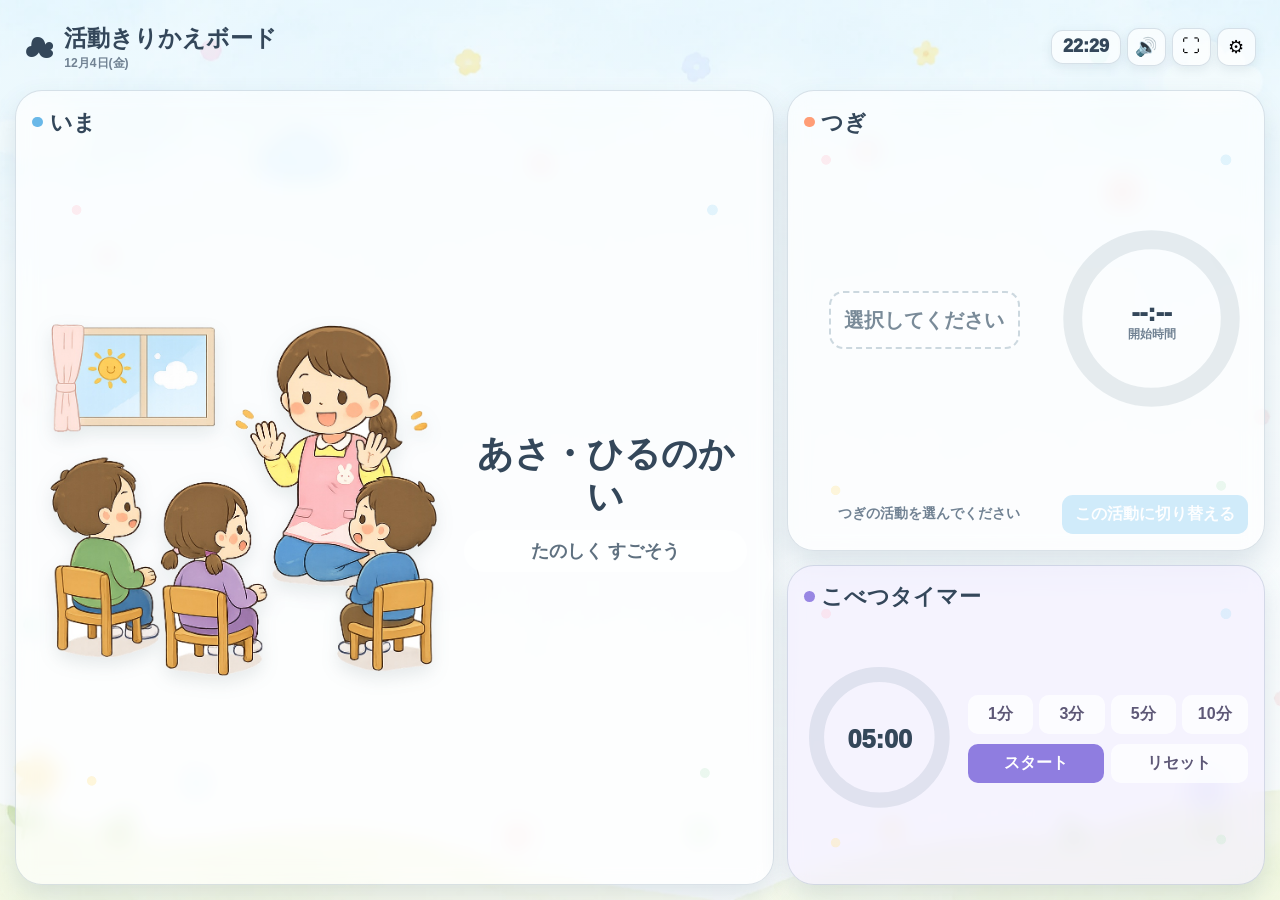
<file: index.html>
<!doctype html>
<html lang="ja">
<head>
<meta charset="utf-8">
<meta name="viewport" content="width=device-width,initial-scale=1,viewport-fit=cover">
<meta name="theme-color" content="#dff4ff">
<title>活動きりかえボード V9.3.2</title>
<link rel="stylesheet" href="styles-v9.3.2.css?v=9.3.2">
</head>
<body>
<div class="app">
<header class="topbar">
  <div class="brand"><span>☁</span><div><h1>活動きりかえボード</h1><p id="todayLabel">--月--日</p></div></div>
  <div class="actions">
    <div class="clock" id="clockText">--:--</div>
    <button id="soundBtn" type="button" aria-label="音を確認">🔊</button>
    <button id="fullscreenBtn" type="button" aria-label="全画面表示">⛶</button>
    <button id="settingsBtn" type="button" aria-label="設定">⚙</button>
  </div>
</header>

<main id="board" class="board">
  <section class="card current-card">
    <div class="title"><span class="dot blue"></span><h2>いま</h2></div>
    <div class="current-body">
      <button id="currentActivityButton" class="activity-button current-activity-button" type="button" aria-label="いまの活動を変更">
        <img id="currentImg" class="current-img" alt="">
        <span class="edit-hint">変更</span>
      </button>
      <div class="current-info">
        <div id="currentName" class="current-name"></div>
        <div id="message" class="message">たのしく すごそう</div>
      </div>
    </div>
  </section>

  <section class="card next-card">
    <div class="title"><span class="dot orange"></span><h2>つぎ</h2></div>
    <div class="next-body">
      <button id="nextActivityButton" class="activity-button next-activity" type="button" aria-label="つぎの活動と時間を設定">
        <img id="nextImg" class="next-img" alt="" hidden>
        <div id="nextPlaceholder" class="next-placeholder">選択してください</div>
        <div id="nextName" class="next-name"></div>
        <span class="edit-hint">設定</span>
      </button>
      <div class="visual-timer">
        <svg viewBox="0 0 120 120" aria-hidden="true">
          <circle class="track" cx="60" cy="60" r="50"/>
          <circle id="mainProgress" class="progress" cx="60" cy="60" r="50"/>
        </svg>
        <div class="timer-center"><div id="mainText">--:--</div><small id="mainSub">開始時間</small></div>
      </div>
    </div>
    <div class="next-footer">
      <div id="countTitle" class="count-title">つぎの活動を選んでください</div>
      <button id="manualTransitionBtn" class="manual-transition" type="button" disabled>この活動に切り替える</button>
    </div>
  </section>

  <section class="card personal-card">
    <div class="title"><span class="dot purple"></span><h2>こべつタイマー</h2></div>
    <div class="personal-body">
      <div class="personal-timer">
        <svg viewBox="0 0 120 120" aria-hidden="true">
          <circle class="track" cx="60" cy="60" r="50"/>
          <circle id="personalProgress" class="personal-progress" cx="60" cy="60" r="50"/>
        </svg>
        <div id="personalText" class="personal-text">05:00</div>
      </div>
      <div class="personal-controls">
        <div class="presets">
          <button data-minutes="1" type="button">1分</button>
          <button data-minutes="3" type="button">3分</button>
          <button data-minutes="5" type="button">5分</button>
          <button data-minutes="10" type="button">10分</button>
        </div>
        <div class="controls">
          <button id="personalStart" class="primary" type="button">スタート</button>
          <button id="personalReset" type="button">リセット</button>
        </div>
      </div>
    </div>
  </section>
</main>
</div>

<div id="transitionOverlay" class="overlay" hidden>
  <div class="overlay-card">
    <div class="overlay-title">つぎの じかんです</div>
    <img id="overlayImg" alt="">
    <div id="overlayName" class="overlay-name"></div>
  </div>
</div>

<dialog id="currentDialog">
<form id="currentForm" method="dialog">
  <div class="dialog-head"><h2>いまの活動</h2><button id="closeCurrentDialog" type="button">×</button></div>
  <label>活動を選ぶ<select id="quickCurrentSelect"></select></label>
  <button class="save" type="submit">変更する</button>
</form>
</dialog>

<dialog id="nextDialog">
<form id="nextForm" method="dialog">
  <div class="dialog-head"><h2>つぎの活動</h2><button id="closeNextDialog" type="button">×</button></div>
  <label>活動を選ぶ<select id="quickNextSelect"></select></label>
  <label>開始時間（未選択でも可）<input id="quickNextStart" type="time"></label>
  <button class="save" type="submit">設定する</button>
</form>
</dialog>

<dialog id="settingsDialog">
<form id="settingsForm" method="dialog">
  <div class="dialog-head"><h2>せってい</h2><button id="closeSettings" type="button">×</button></div>
  <label>いまの活動<select id="currentSelect"></select></label>
  <label>つぎの活動<select id="nextSelect"></select></label>
  <label>つぎの開始時間（未選択でも可）<input id="nextStart" type="time"></label>
  <label>お知らせ<select id="warningMinutes"><option value="1">1分前</option><option value="3">3分前</option><option value="5">5分前</option><option value="10">10分前</option></select></label>
  <label>音量<input id="volume" type="range" min="0" max="100"></label>
  <div class="sound-test"><span>活動切り替え音</span><button id="testSound" type="button">🔊 テスト再生</button></div>
  <div class="sound-test"><span>個別アラーム音</span><button id="testPersonalSound" type="button">🔊 テスト再生</button></div>
  <button class="save" type="submit">保存する</button>
</form>
</dialog>
<script src="app-v9.3.2.js?v=9.3.2"></script>
</body>
</html>
</file>
<file: styles-v9.3.2.css>
:root{--ink:#34475a;--line:rgba(90,125,150,.22);--shadow:0 1.4vmin 3vmin rgba(70,105,130,.16)}
*{box-sizing:border-box}html,body{margin:0;min-height:100%;font-family:-apple-system,BlinkMacSystemFont,"Yu Gothic",sans-serif;color:var(--ink)}
body{min-height:100svh;background:linear-gradient(rgba(225,246,255,.42),rgba(248,252,255,.48)),url("background.webp?v=9.0.0") center/cover fixed;overflow:hidden}
button,input,select{font:inherit}button{cursor:pointer}.app{min-height:100svh;padding:1.7vmin;display:grid;grid-template-rows:auto 1fr;gap:1.3vmin}
.topbar{display:flex;align-items:center;justify-content:space-between;padding:.7vmin 1vmin}.brand{display:flex;align-items:center;gap:1vmin}.brand>span{font-size:3.4vmin}.brand h1{margin:0;font-size:2.6vmin}.brand p{margin:.2vmin 0 0;font-size:1.35vmin;font-weight:700;color:#718293}
.actions{display:flex;align-items:center;gap:.7vmin}.actions button,.clock{border:1px solid var(--line);background:rgba(255,255,255,.65);border-radius:1.3vmin;box-shadow:0 .4vmin 1.2vmin rgba(60,90,110,.1)}.actions button{width:4.3vmin;height:4.3vmin;font-size:2vmin}.clock{padding:.65vmin 1.2vmin;font-size:2vmin;font-weight:950}
.board{min-height:0;display:grid;grid-template-columns:minmax(0,1.35fr) minmax(0,.85fr);grid-template-rows:minmax(0,1.18fr) minmax(0,.82fr);grid-template-areas:"current next" "current personal";gap:1.5vmin;transition:grid-template-columns .65s ease}
.board.attention-mode{grid-template-areas:"next current" "next personal"}
.current-card{grid-area:current}.next-card{grid-area:next}.personal-card{grid-area:personal}
.card{position:relative;min-height:0;border:1px solid var(--line);border-radius:3vmin;box-shadow:var(--shadow);backdrop-filter:blur(10px);overflow:hidden;transition:transform .55s ease,background .55s ease}
.card:after{content:"";position:absolute;inset:0;pointer-events:none;background:radial-gradient(circle at 8% 15%,rgba(255,205,215,.36) 0 .5vmin,transparent .58vmin),radial-gradient(circle at 92% 15%,rgba(178,224,246,.35) 0 .55vmin,transparent .64vmin),radial-gradient(circle at 10% 87%,rgba(255,225,135,.30) 0 .48vmin,transparent .57vmin),radial-gradient(circle at 91% 86%,rgba(188,232,199,.28) 0 .5vmin,transparent .59vmin)}.card>*{position:relative;z-index:1}
.current-card,.next-card{background:rgba(255,255,255,.58);padding:1.8vmin;display:grid;grid-template-rows:auto 1fr}.next-card{grid-template-rows:auto 1fr auto}.personal-card{background:rgba(242,238,255,.63);padding:1.8vmin;display:grid;grid-template-rows:auto 1fr}
.board.attention-mode .next-card{background:rgba(255,250,245,.78)}
.title{display:flex;align-items:center;gap:.7vmin}.title h2{margin:0;font-size:2.4vmin}.dot{width:1.2vmin;height:1.2vmin;border-radius:50%}.blue{background:#69b8e8}.orange{background:#ff9d76}.purple{background:#9886e3}
.current-body{min-height:0;display:grid;grid-template-columns:minmax(0,1fr) minmax(17vmin,.7fr);align-items:center;gap:2vmin;padding:1vmin}.current-info{text-align:center}.current-name{font-size:4vmin;font-weight:950;line-height:1.2}.message{margin-top:1.3vmin;padding:1vmin 1.4vmin;border-radius:999px;background:rgba(255,255,255,.64);font-size:2vmin;font-weight:850;color:#5f7180}
.activity-button{position:relative;border:0;background:transparent;padding:0;min-width:0;min-height:0;color:inherit;border-radius:2vmin}.activity-button:focus-visible{outline:.45vmin solid rgba(61,155,207,.45);outline-offset:.3vmin}.current-activity-button{width:100%;height:100%}.current-img,.next-img{width:100%;height:100%;object-fit:contain;filter:drop-shadow(0 .8vmin 1vmin rgba(60,80,90,.12))}.current-img{max-height:66vh}.edit-hint{position:absolute;right:.7vmin;bottom:.7vmin;padding:.45vmin .8vmin;border-radius:999px;background:rgba(52,71,90,.66);color:white;font-size:1.2vmin;font-weight:900;opacity:0;transition:opacity .2s ease}.activity-button:hover .edit-hint,.activity-button:focus-visible .edit-hint{opacity:1}
.next-body{min-height:0;display:grid;grid-template-columns:minmax(0,1fr) minmax(15vmin,.8fr);align-items:center;gap:1.3vmin;padding-top:1vmin}.next-activity{height:100%;display:grid;grid-template-rows:1fr auto;place-items:center;text-align:center}.next-img{max-height:27vh}.next-name{font-size:2.7vmin;font-weight:950}.next-placeholder{align-self:center;padding:1.5vmin;border:2px dashed rgba(90,125,150,.3);border-radius:1.6vmin;font-size:2.2vmin;font-weight:900;color:#7a8b99;background:rgba(255,255,255,.44)}
.visual-timer,.personal-timer{position:relative;width:100%;max-width:21vmin;aspect-ratio:1;margin:auto}.visual-timer svg,.personal-timer svg{width:100%;height:100%;transform:rotate(-90deg)}.track{fill:none;stroke:rgba(100,125,145,.15);stroke-width:12}.progress,.personal-progress{fill:none;stroke:#ff7f6e;stroke-width:12;stroke-linecap:round;stroke-dasharray:314.159;stroke-dashoffset:314.159;transition:stroke-dashoffset .35s linear}.personal-progress{stroke:#8f7de0}.timer-center,.personal-text{position:absolute;inset:0;display:grid;place-content:center;text-align:center}.timer-center div{font-size:2.7vmin;font-weight:950}.timer-center small{font-size:1.3vmin;font-weight:800;color:#718293}.count-title{text-align:center;font-size:1.5vmin;font-weight:850;color:#718293}
.personal-body{min-height:0;display:grid;grid-template-columns:minmax(13vmin,.7fr) minmax(0,1.3fr);align-items:center;gap:1.4vmin}.personal-text{font-size:2.8vmin;font-weight:950}.personal-controls{display:grid;gap:1.1vmin}.presets{display:grid;grid-template-columns:repeat(4,1fr);gap:.65vmin}.controls{display:grid;grid-template-columns:1fr 1fr;gap:.8vmin}.presets button,.controls button{border:0;border-radius:1.1vmin;padding:1vmin;font-weight:900;background:rgba(255,255,255,.74);color:#5e5877}.controls .primary{background:#8f7de0;color:white}
.board.attention-mode .next-body{grid-template-columns:minmax(0,1.2fr) minmax(18vmin,.8fr)}.board.attention-mode .next-img{max-height:62vh}.board.attention-mode .next-name{font-size:4vmin}.board.attention-mode .next-placeholder{font-size:3vmin}.board.attention-mode .current-body{grid-template-columns:1fr;grid-template-rows:minmax(0,1fr) auto;gap:.5vmin}.board.attention-mode .current-img{max-height:25vh}.board.attention-mode .current-name{font-size:2.5vmin}.board.attention-mode .message{font-size:1.45vmin;margin-top:.6vmin}.board.attention-mode .visual-timer{max-width:25vmin}.board.attention-mode .timer-center div{font-size:3.2vmin}
.overlay{position:fixed;inset:0;z-index:50;background:rgba(45,60,75,.46);display:grid;place-items:center;backdrop-filter:blur(8px)}.overlay[hidden]{display:none}.overlay-card{width:min(72vw,760px);max-height:82vh;padding:3vmin;border-radius:3vmin;background:rgba(255,255,255,.95);text-align:center;box-shadow:0 3vmin 8vmin rgba(30,50,65,.28)}.overlay-title{font-size:4vmin;font-weight:950;color:#ed6b60}.overlay-card img{width:100%;max-height:52vh;object-fit:contain}.overlay-name{font-size:4.2vmin;font-weight:950}
dialog{width:min(92vw,560px);border:0;border-radius:24px;padding:0;background:rgba(255,255,255,.97);box-shadow:0 30px 90px rgba(40,60,80,.28)}dialog::backdrop{background:rgba(40,55,70,.38);backdrop-filter:blur(5px)}form{padding:22px;display:grid;gap:14px}.dialog-head{display:flex;align-items:center;justify-content:space-between}.dialog-head h2{margin:0}.dialog-head button{border:0;background:transparent;font-size:28px}label{display:grid;gap:7px;font-weight:850}select,input[type=time]{width:100%;border:1px solid #cfdde7;border-radius:12px;padding:11px;background:#fff}.sound-test{display:flex;align-items:center;justify-content:space-between;padding:11px 13px;background:#edf7fc;border-radius:12px;font-weight:900}.sound-test button,.save{border:0;border-radius:11px;padding:10px 14px;font-weight:900;color:#fff}.sound-test button{background:#2d90ca}.save{background:#3d9bcf;font-size:17px}
@media(orientation:portrait){body{overflow:auto}.app{min-height:auto}.board,.board.attention-mode{grid-template-columns:1fr;grid-template-rows:minmax(54vh,auto) minmax(38vh,auto) minmax(30vh,auto);grid-template-areas:"current" "next" "personal"}.brand h1{font-size:4.2vw}.brand p{font-size:2.6vw}.actions button{width:8.8vw;height:8.8vw;font-size:4vw}.clock{font-size:3.6vw}.title h2{font-size:4.2vw}.current-body,.board.attention-mode .current-body{grid-template-columns:1fr;grid-template-rows:1fr auto}.current-img,.board.attention-mode .current-img{max-height:38vh}.current-name,.board.attention-mode .current-name{font-size:6vw}.message,.board.attention-mode .message{font-size:3.5vw}.next-name,.board.attention-mode .next-name{font-size:4.3vw}.count-title{font-size:2.8vw}.timer-center div,.personal-text{font-size:4.6vw}.board.attention-mode .next-img{max-height:35vh}}

/* V9.1: ビジュアルタイマー作動時の明確なレイアウト切り替え */
.board.attention-mode{
  grid-template-columns:minmax(0,1.5fr) minmax(22vmin,.7fr);
  grid-template-rows:minmax(0,1fr) minmax(0,.72fr);
  grid-template-areas:"next current" "next personal";
}
.board.attention-mode .next-card{
  grid-column:1;
  grid-row:1 / span 2;
  z-index:2;
}
.board.attention-mode .current-card{
  grid-column:2;
  grid-row:1;
}
.board.attention-mode .personal-card{
  grid-column:2;
  grid-row:2;
}
.board.attention-mode .next-body{
  grid-template-columns:minmax(0,1fr) minmax(26vmin,.9fr);
  gap:2vmin;
}
.board.attention-mode .visual-timer{
  max-width:32vmin;
}
.board.attention-mode .timer-center div{
  font-size:4.2vmin;
}
.board.attention-mode .timer-center small{
  font-size:1.7vmin;
}
.board.attention-mode .progress{
  stroke-width:14;
}
.board.attention-mode .track{
  stroke-width:14;
}

.next-footer{display:grid;grid-template-columns:1fr auto;align-items:center;gap:1vmin}
.manual-transition{border:0;border-radius:1.2vmin;padding:1vmin 1.4vmin;background:#8fcff2;color:#fff;font-weight:950;box-shadow:0 .5vmin 1.2vmin rgba(80,145,185,.18)}
.manual-transition:disabled{opacity:.4;cursor:not-allowed;box-shadow:none}
.board.attention-mode .manual-transition{font-size:1.8vmin;padding:1.2vmin 1.7vmin}

@media(orientation:portrait){
  .board.attention-mode{grid-template-columns:1fr;grid-template-rows:minmax(54vh,auto) minmax(38vh,auto) minmax(30vh,auto);grid-template-areas:"current" "next" "personal"}
  .board.attention-mode .next-card,.board.attention-mode .current-card,.board.attention-mode .personal-card{grid-column:auto;grid-row:auto}
  .board.attention-mode .visual-timer{max-width:42vw}
  .next-footer{grid-template-columns:1fr}
  .manual-transition{font-size:3.5vw}
}
</file>
